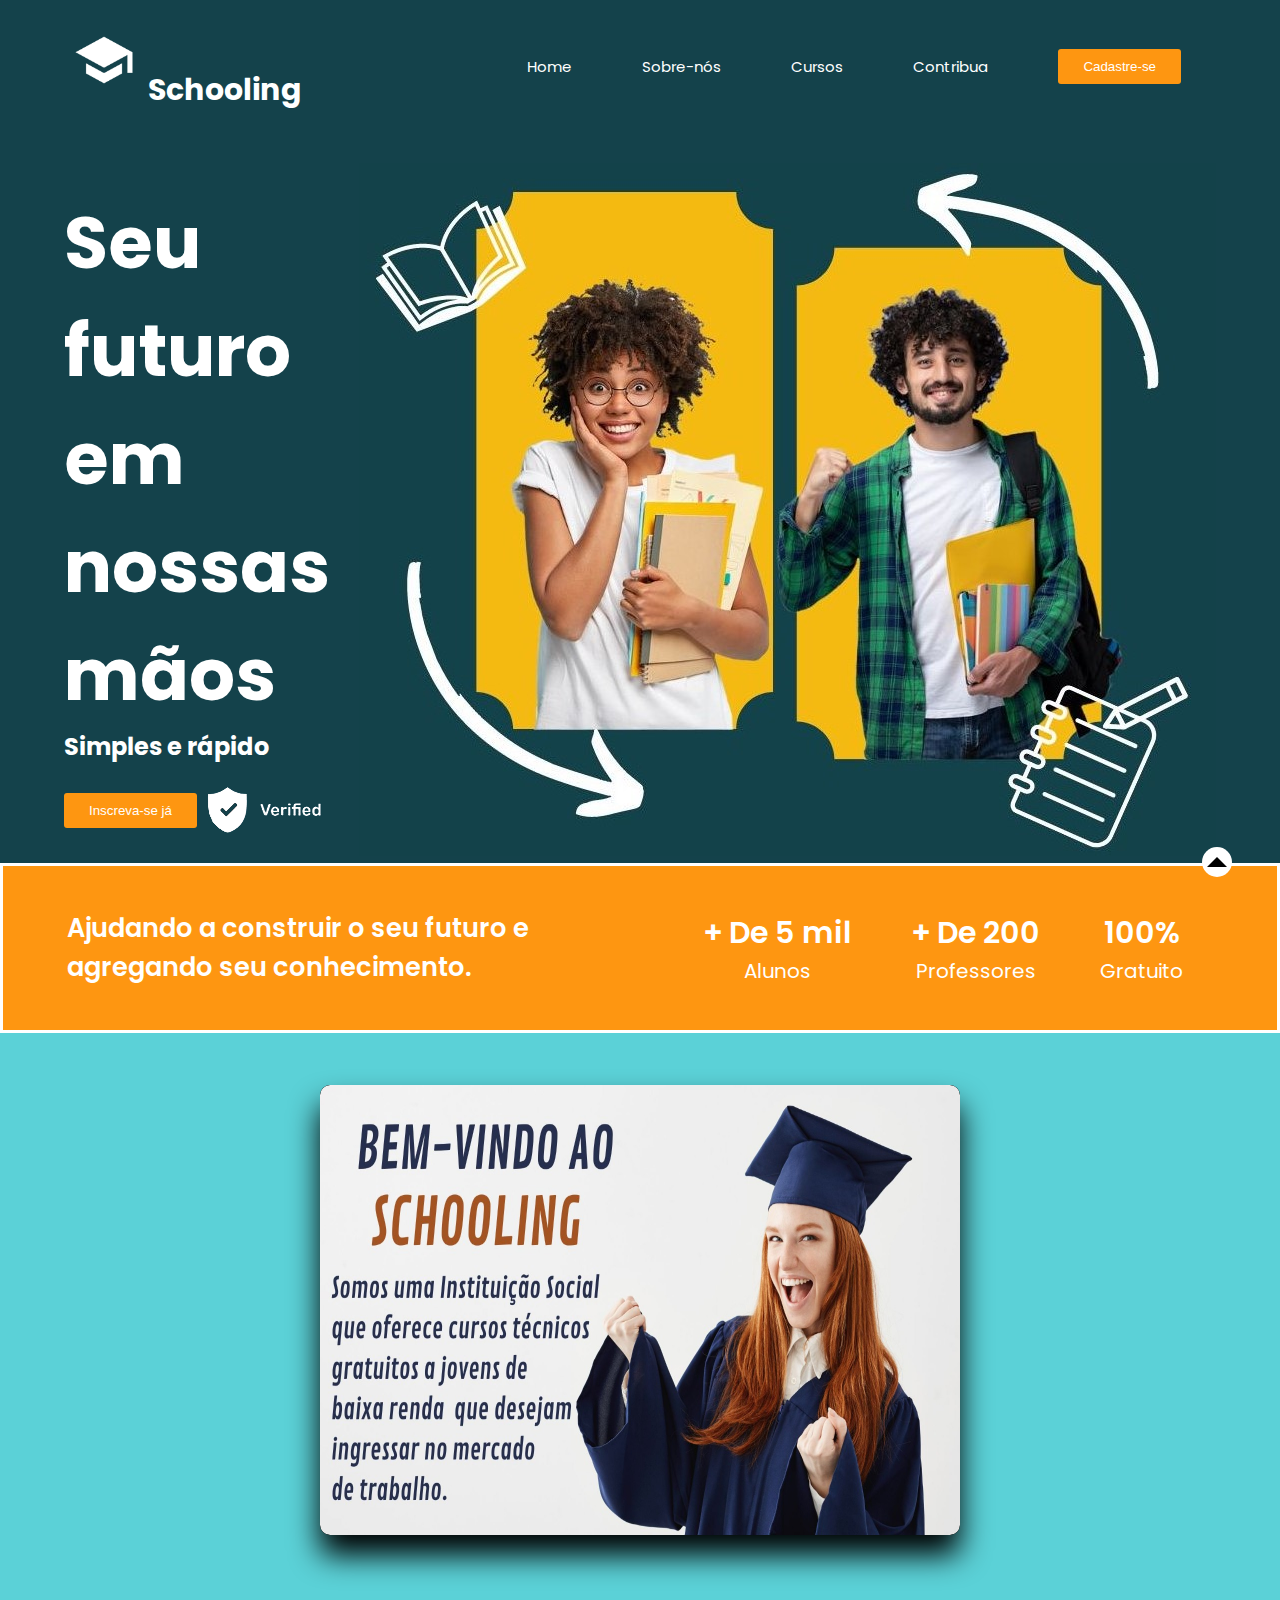
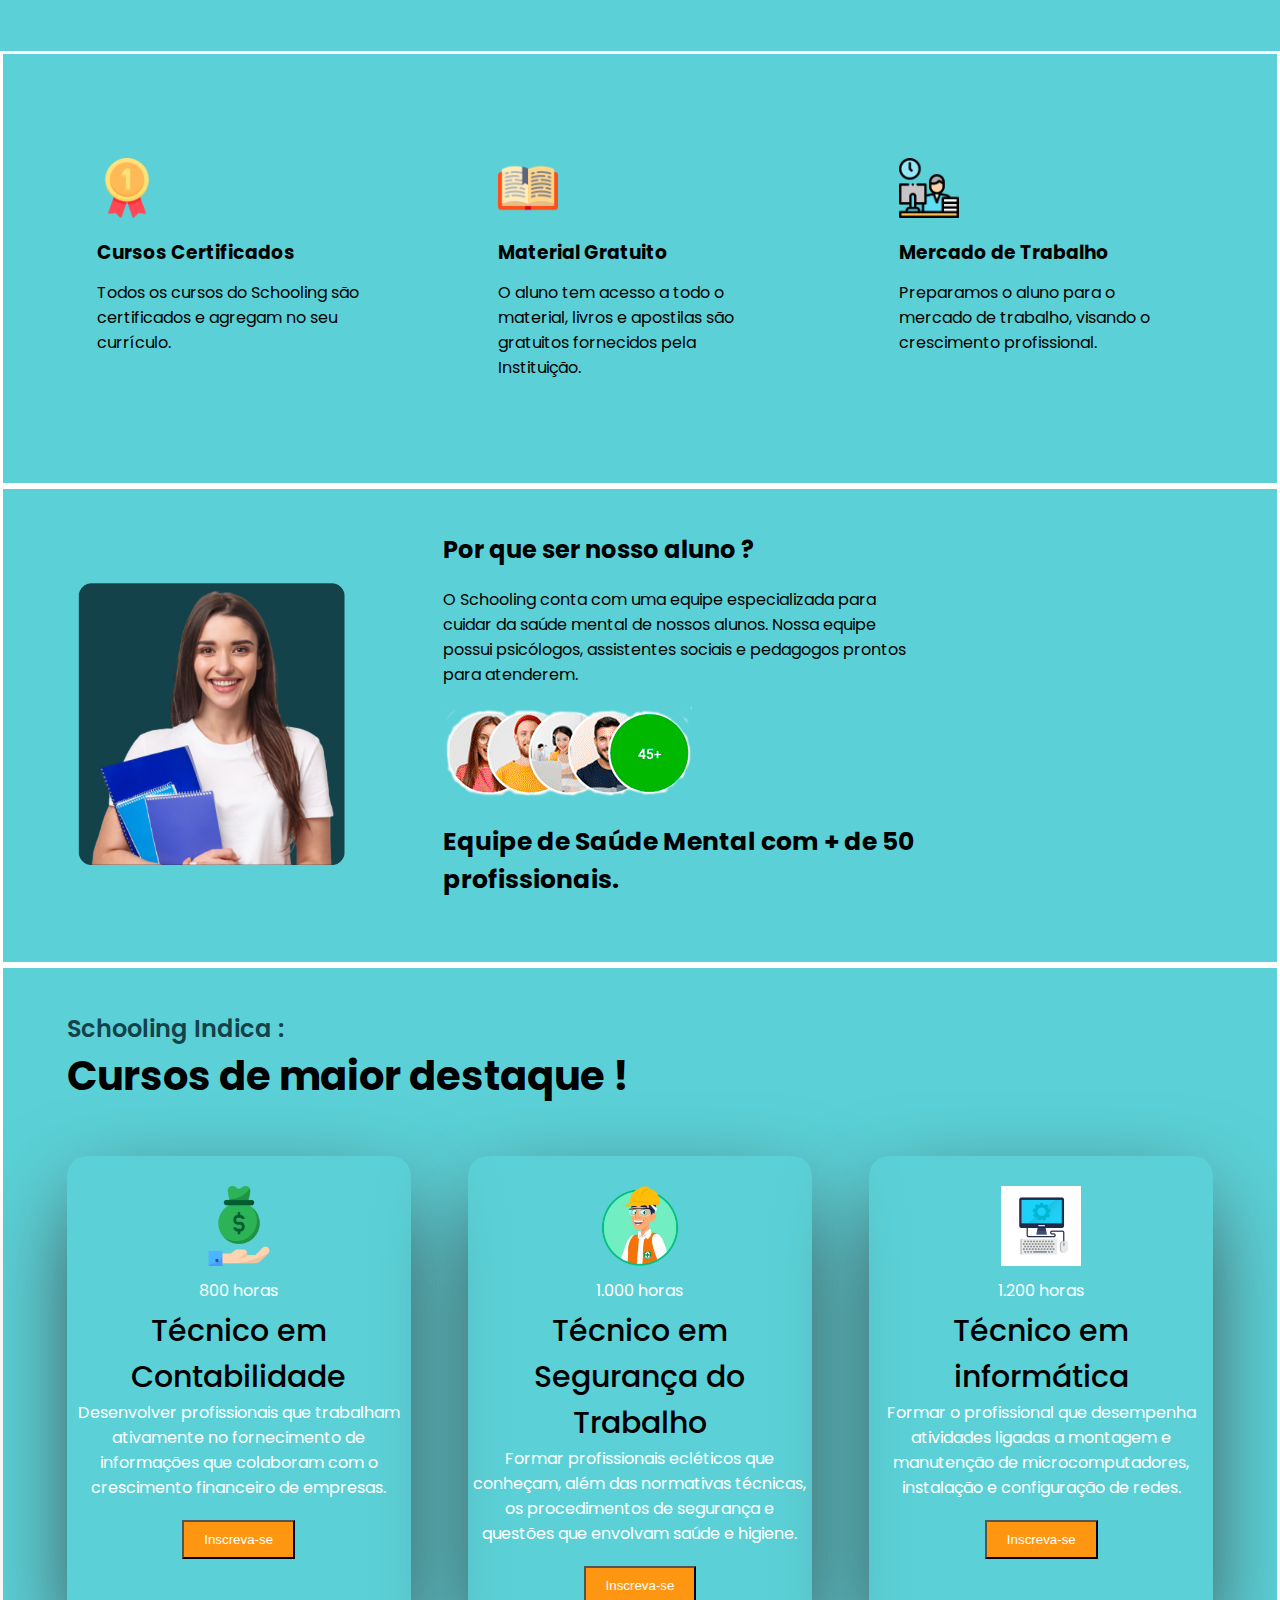
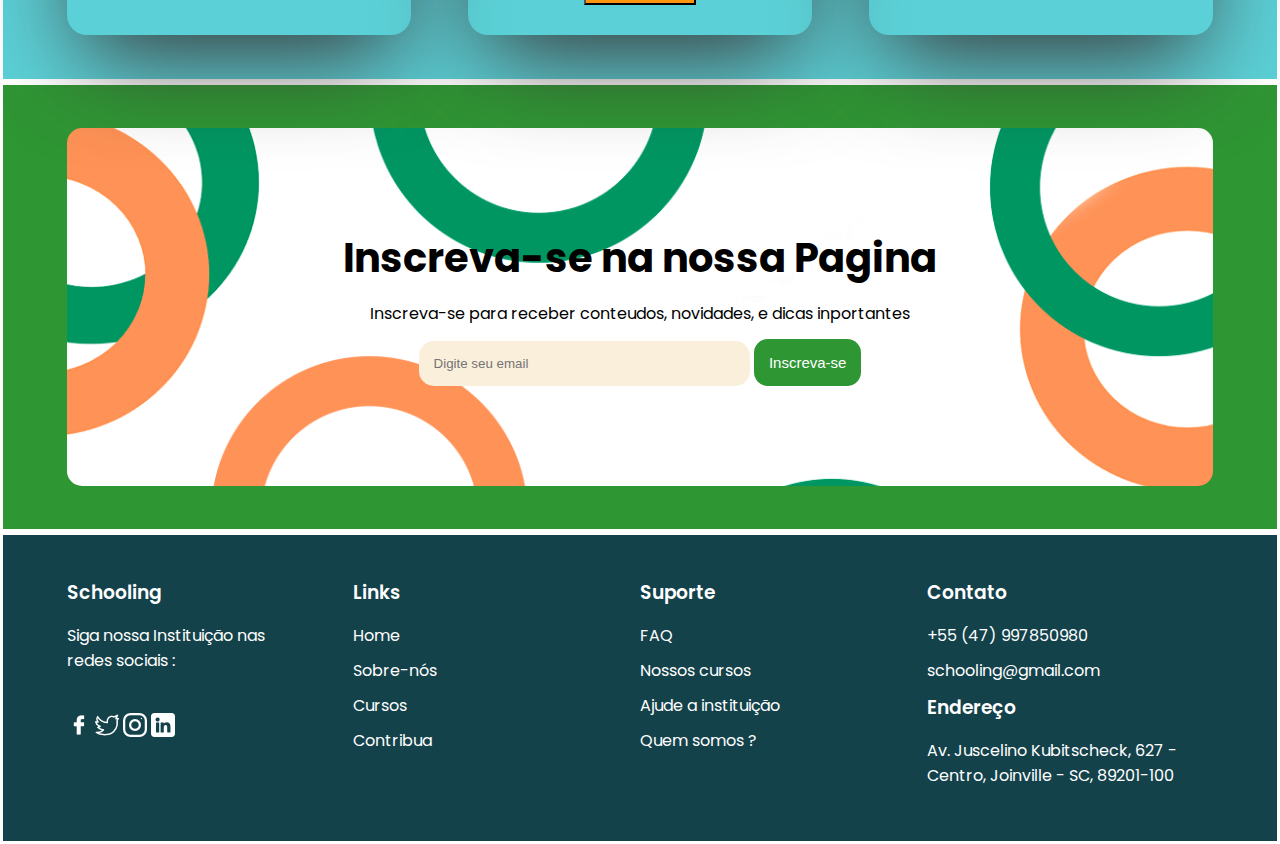
<file: TCC-01.12.22/Beta V 3.0 Home/index.html>
<!DOCTYPE html>
<html lang="pt-br">
<head>
    <meta charset="UTF-8">
    <meta http-equiv="X-UA-Compatible" content="IE=edge">
    <meta name="viewport" content="width=device-width, initial-scale=1.0">
    <link rel="shortcut icon" href="img/chapeu de formatura.icon.png" type="image/x-icon">
    <link rel="stylesheet" href="css/style.css">
    <title>Schooling</title>
</head>
<body>


    <!--inicio backgraund verde-->
    <div class="background-verde">
        <!--Header-->
        <header>
            <!--container-->
            <div class="container">
                <nav>
                    <div class="logo"> 
                       <a href="img/schooling.png"></a>
                        <img src="img/schooling.png" alt="logo do site">
                        <a href="index.html">Schooling</a>
                    </div>                   
                    <ul class="ul">
                        <li> <a href="#"> Home </a></li>
                        <li> <a href="#"> Sobre-nós </a></li>
                        <li> <a href="#"> Cursos </a></li>
                        <li> <a href="#"> Contribua </a></li>
                        <li> <a href="#"><button class="btn-gradiente">Cadastre-se</button></a></li>
                    </ul>      
                    <div class="menu-icon">
                        <img src="img/menu.png" alt="menu">
                    </div>        
                </nav>
            </div>
            <!--Fim do cantainer-->

            
        </header>
        <!--Fim do header-->
       
       
        <!--main-->
        <main>
            <div class="container">
                <div class="main-text">
                    <h1>Seu futuro em nossas mãos</h1>
                    <h2>Simples e rápido</h2>
                    <div>
                        <button class="btn-gradiente">Inscreva-se já</button>
                     <img src="img/verificado.png" alt="verificado">
                    </div>
                 </div>
                 
                 <div class="main-img">
                    <img src="img/img2.jpg" alt="Homens sorrindo">
                 </div>
            </div>
        </main>
        <!--Fim do main-->

    </div>
     <!--Fim backgraund verde-->


    <!--inicio section Resultados-->
    <section class="resultados">
        <!--container-->
        <div class="container">
            <!--resultados text-->
            <div class="resultados-text">
            Ajudando a construir o seu futuro e agregando seu conhecimento.
            </div>
            <!--Fim resultados text-->
            <div class="resultados-numero">
                <p>
                    <span>+ De 5 mil</span><br>
                    Alunos
                </p>

                <p>
                    <span>+ De 200</span><br>
                    Professores
                </p>

                <p>
                    <span>100% </span><br>
                    Gratuito
                </p>

            </div>
        </div>
        <!-- Fim do container-->
    </section>
    <!--Fim do section Resultados-->



    <!--Inicio do slide-->
       <div class="container-slide">
        <div class="action-button" id="previous">&laquo</div>
        <div class="container-items" id="container-items"></div>
        <div class="action-button" id="next">&raquo</div>
    </div>
    <!--Fim do slide-->



    <!--section diferencias-->
    <section class="diferencias" >
        <div class="container">
            <div class="card">
                <img src="img/medal.png" alt="medalha">
                <h3 class="titulo">Cursos Certificados</h3>
                <p> 
                    Todos os cursos do Schooling são certificados e agregam no seu currículo.
                </p>
            </div>
            <div class="card">
                <img src="img/livro.png" alt="livro">
                <h3 class="titulo">Material Gratuito</h3>
                <p> 
                O aluno tem acesso a todo o material, livros e apostilas são gratuitos fornecidos pela Instituição.
                </p>
            </div>
            <div class="card">
                <img src="img/trabalhos.png" alt="trabalhos">
                <h3 class="titulo">Mercado de Trabalho</h3>
                <p> 
                    Preparamos o aluno para o mercado de trabalho, visando o crescimento profissional.
                </p>
            </div>
        </div>
    </section>
 <!--Fim section diferencias-->


  <!--section diferencias-->
  <section class="casa">
    <div class="container">
        <div class="casa-img">
            <img src="img/imagem-moça.png" alt="imagem-moça">
        </div>
        <div class="casa-text">
            <h2>Por que ser nosso aluno ? </h2>
            <p>
                O Schooling conta com uma equipe especializada para cuidar da saúde mental 
                de nossos alunos. Nossa equipe possui psicólogos, assistentes sociais e pedagogos prontos para atenderem.<br>
            </p>
            <img src="img/user-happy.png" alt="">
            <p>
                <b> Equipe de Saúde Mental com + de 50 profissionais.</b>
            </p>
        </div>
    </div>
     
  </section>
   <!-- Fim section diferencias-->

    <!--melhores cursos-->
   <section class="melhores-lugares">
    <div class="container">
        <p class="azul"> Schooling Indica :</p>
        <h2>Cursos de maior destaque !</h2>
        <div class="cards">
            <!--card item 1-->
            <div class="card-iten">
                <img src="img/contabilidade.png" alt="contabilidade">
                <p class="local-casa"> 800 horas</p>
                <p class="nome-casa">Técnico em Contabilidade</p>
                <p class="contato">
                    Desenvolver profissionais que trabalham ativamente no fornecimento de <br> informações que colaboram com o crescimento financeiro de empresas.  
                </p>
                <button>Inscreva-se</button>
            </div>
             <!--Fim card item1-->
             <!--card item 2-->
            <div class="card-iten">
                <img src="img/O-Cipinha.webp" alt="cipa">
                <p class="local-casa"> 1.000 horas</p>
                <p class="nome-casa">Técnico em Segurança do Trabalho</p>
                <p class="contato">
                    Formar profissionais ecléticos que <br> conheçam, além das normativas técnicas,<br> os procedimentos de segurança e <br> questões que envolvam saúde e higiene.
                </p>
                <button>Inscreva-se</button>
            </div>
             <!--Fim card item2-->
             <!--card item 3-->
            <div class="card-iten">
                <img src="img/informatica.jpg" alt="informatica">
                <p class="local-casa"> 1.200 horas</p>
                <p class="nome-casa"> Técnico em <br> informática</p>
                <p class="contato">
                    Formar o profissional que desempenha atividades ligadas a montagem e <br> manutenção de microcomputadores, instalação e configuração de redes.
                </p>
                <button class="">Inscreva-se</button>
            </div>
             <!--Fim card item3-->
        </div>

    </div>
 
   </section>
   <!--melhores cursos-->

   <!--newslatter-->
   <section class="newslatter">
    <div class="container">
        <div class="box-newsletter">
            <h2>Inscreva-se na nossa Pagina</h2>
            <p>Inscreva-se para receber conteudos, novidades, e dicas inportantes</p>
            <form>
                <input type="email" placeholder="Digite seu email">
                <button>
                    Inscreva-se
                </button>
            </form>
        </div>
    </div> 

   </section>
  <!-- Fim newslatter-->

    <!--footer-->
    <footer>
        <div class="container">
            <!--UL 1-->
            <ul>
                <h3>Schooling</h3>
                <p>Siga nossa Instituição nas <br> redes sociais :</p>
                <div class="redes-socias"></div>
               <a href="https://www.facebook.com/profile.php?id=100010235295957"></a> <img src="img/facebook.png" alt="facebook">
                <img src="img/twitter.png" alt="twitter">
                <img src="img/instagram.png" alt="instagram">
                <img src="img/linkedin.png" alt="linkedin">
            </ul>
            
             <!-- fim ul 1-->
             <!--  ul 2-->   
             <ul>
                    <h3>Links</h3>
                    <li><a href="#">Home</a></li>
                    <li><a href="#">Sobre-nós</a></li>
                    <li><a href="#">Cursos</a></li>
                    <li><a href="#">Contribua</a></li>
            </ul>
            <!-- fim ul 2-->
            <!--  ul 3-->
            <ul>
                <h3>Suporte</h3>
                <li><a href="">FAQ</a></li>
                <li><a href="">Nossos cursos</a></li>
                <li><a href="">Ajude a instituição</a></li>
                <li><a href="">Quem somos ?</a></li>
            </ul>
            <!-- fim ul 3-->
            <!--ul 4-->
            <ul>
                <h3>Contato</h3>
                <li>
                    <p>+55 (47) 997850980</p>
                </li>
                <li>
                    <p>schooling@gmail.com</p>
                </li>
                <li>
                    <h3>Endereço</h3>
                </li>
                <li>
                    <p>Av. Juscelino Kubitscheck, 627 - Centro, Joinville - SC, 89201-100</p>
                </li>
            </ul>
            <!-- fim ul 4-->
        </div>
    </footer>
    <!-- Fim footer-->


    <h1 class="intro-copy"></h1>
      <a class="top-link hide" href="" id="js-top">
        <svg xmlns="http://www.w3.org/2000/svg" viewBox="0 0 12 5"><path d="M12 6H0l6-6z"/></svg>
        <span class="screen-reader-text">voltar</span>
      </a>

    <script src="js/main.js"></script>
</body>
</html>
</file>
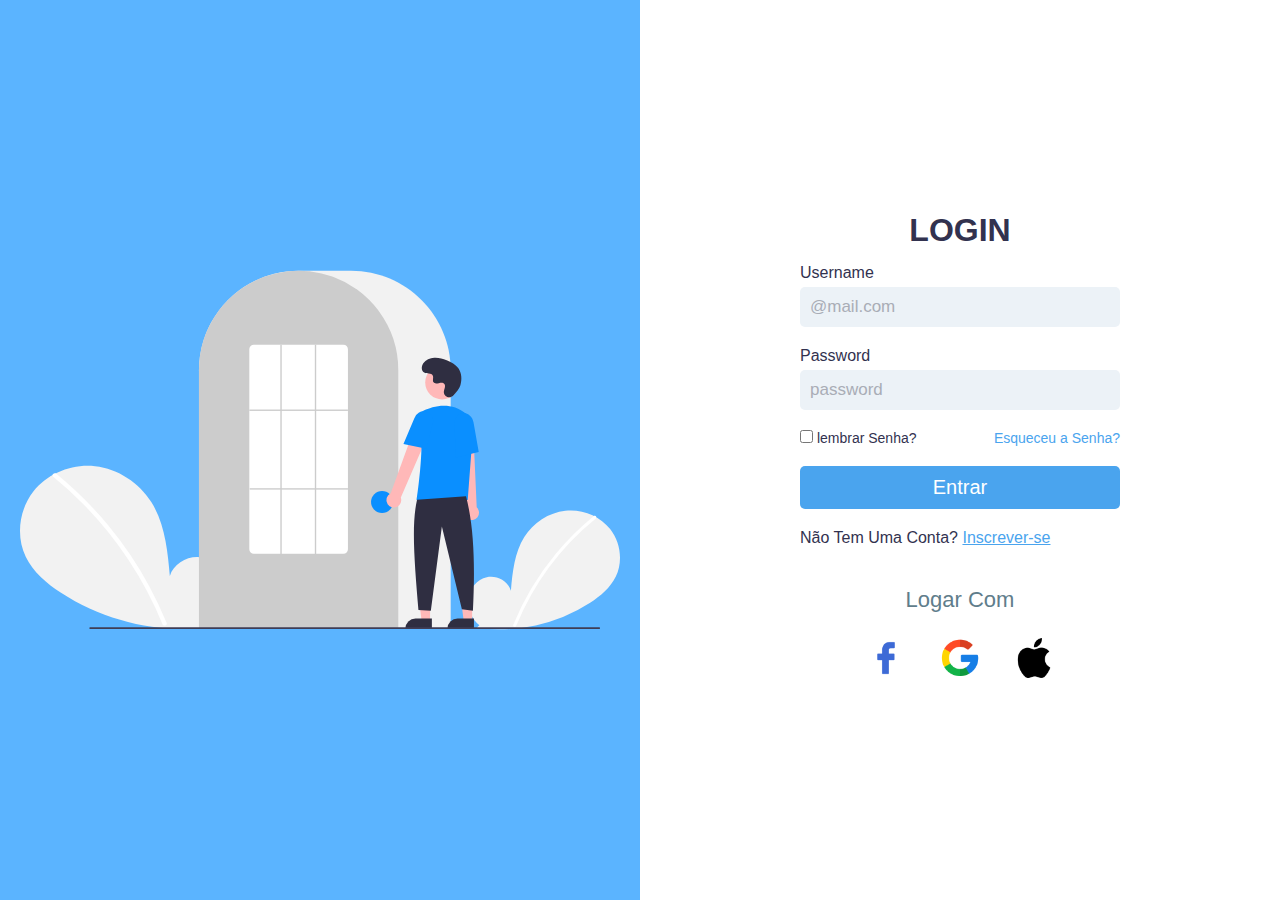
<file: TCC-01.12.22/Beta V 3.0 login/index.html>
<!DOCTYPE html>
<html lang="pt-br">

<head>
    <meta charset="UTF-8">
    <meta http-equiv="X-UA-Compatible" content="IE=edge">
    <meta name="viewport" content="width=device-width, initial-scale=1.0">
    <!-- Link CSS -->
    <link rel="stylesheet" href="css/style.css">
    <title>Tela De Login Responsiva</title>
</head>

<body>
    <div class="container-login">
        <div class="img-box">
            <img src="img/login.svg">
        </div>
        <div class="content-box">
            <div class="form-box">
                <h2>Login</h2>
                <form>
                    <div class="input-box">
                        <span>Username</span>
                        <input type="email" placeholder="@mail.com">
                    </div>

                    <div class="input-box">
                        <span>Password</span>
                        <input type="password" placeholder="password">
                    </div>

                    <div class="remember">
                        <label>
                            <input type="checkbox"> lembrar Senha?
                        </label>
                        <a href="file:///C:/Users/kamil/Desktop/TCC-main%20(2)/TCC-main/Beta%20V%203.0%20Home/Beta%20V%203.0/index.html">Esqueceu a Senha?</a>
                    </div>

                    <div class="input-box">
                        <input type="submit" value="Entrar">
                    </div>

                    <div class="input-box">
                       <p>Não Tem Uma Conta? <a href="#">Inscrever-se</a></p>
                    </div>
                </form>
                <h3>Logar Com</h3>
                <ul class="ul">
                    <li><img src="img/facebook.png"></li>
                    <li><img src="img/google.png"></li>
                    <li><img src="img/apple.png"></li>
                </ul>
            </div>
        </div>
    </div>
</body>

</html>
</file>
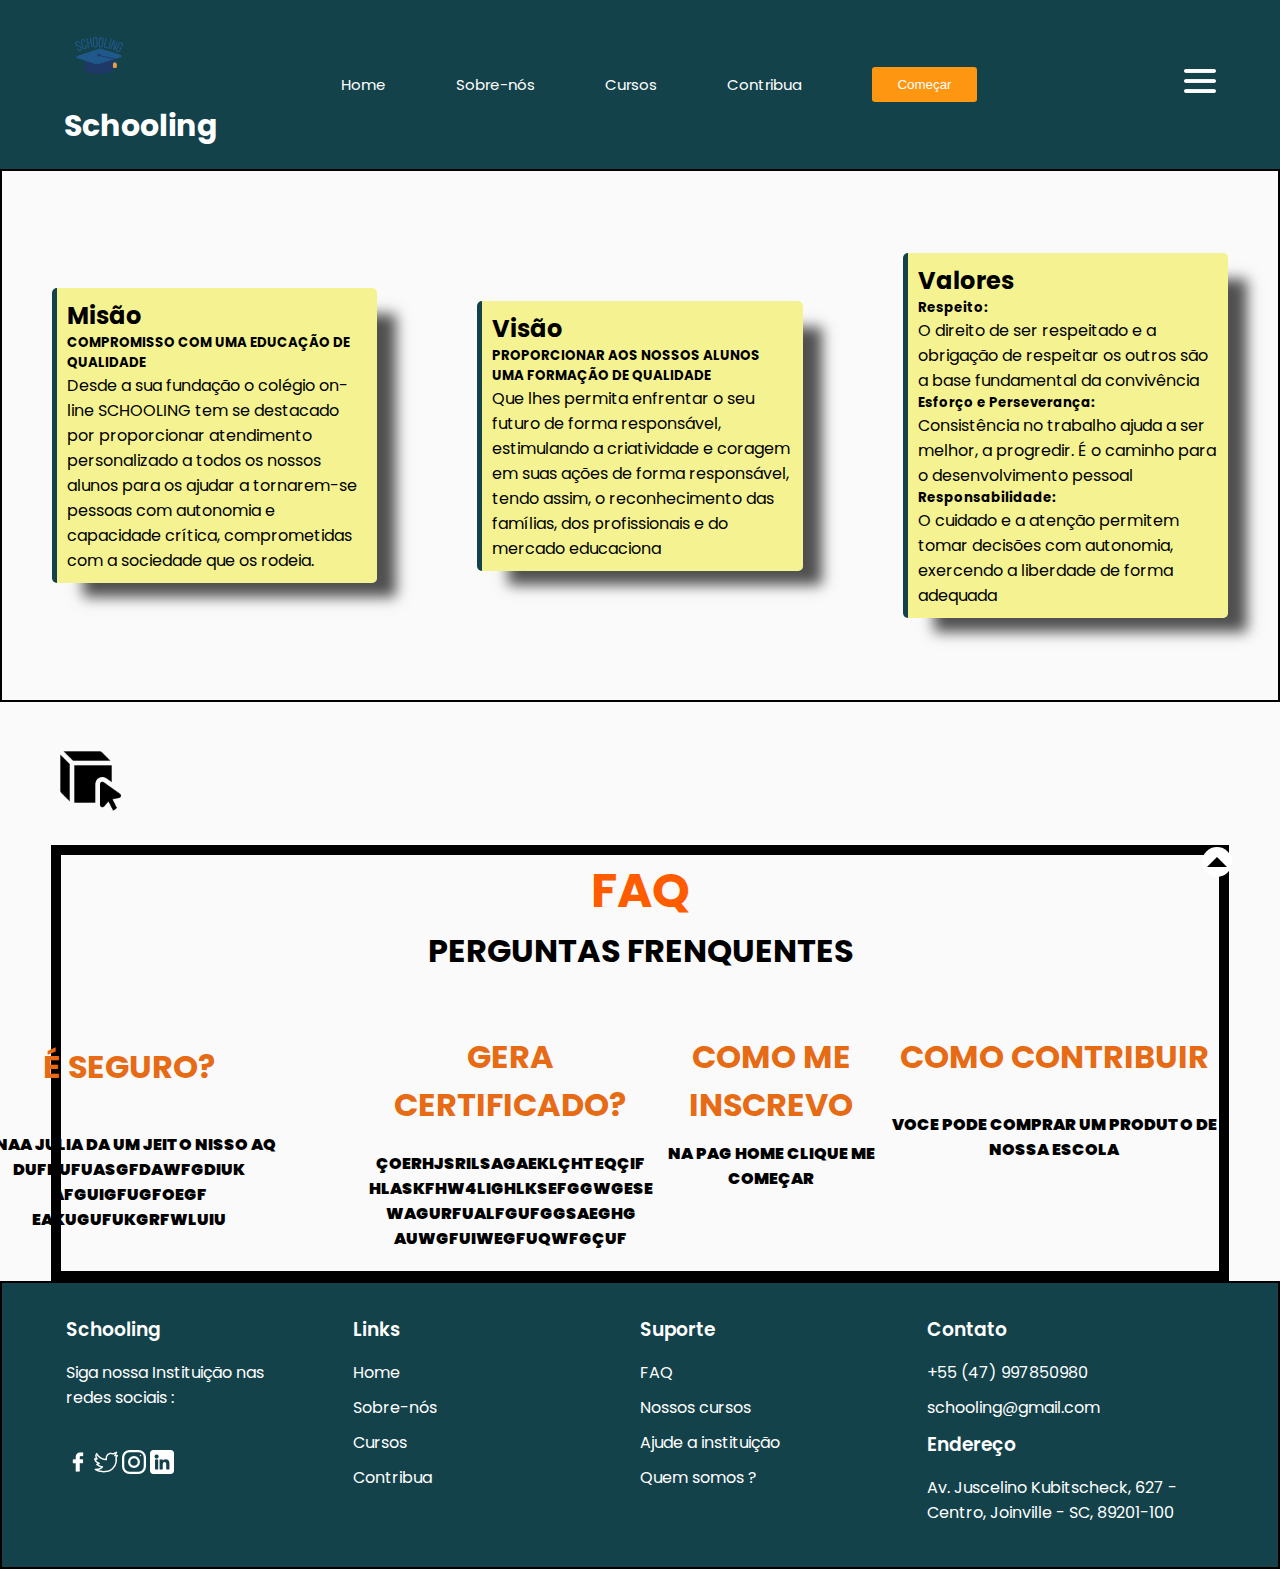
<file: TCC-01.12.22/Beta V 3.0 sobre-nós/index_sobre_nos.html>
<!DOCTYPE html>
<html lang="pt-br">
<head>
    <meta charset="UTF-8">
    <meta http-equiv="X-UA-Compatible" content="IE=edge">
    <meta name="viewport" content="width=device-width, initial-scale=1.0">
    <link rel="shortcut icon" href="img/chapeu de formatura.icon.png" type="image/x-icon">
    <link href="https://fonts.googleapis.com/css2?family=Poppins:ital,wght@0,200;0,400;0,600;1,200;1,400;1,600&display=swap"
    rel="stylesheet"/>
    <meta name="viewport" content="width=device-width, initial-scale=1.0" />
    <link rel="stylesheet" href="css/style.css">
    <title>Schooling</title>
</head>
<body>


    <!--inicio nav-bar backgraund verde-->
    <div class="background-verde">
        <!--Header-->
        <header>
            <!--container-->
            <div class="container">
                <nav>
                    <div class="logo"> 
                       <a href="img/schooling logo.png"></a>
                        <img src="img/schooling logo.png" alt="logo do site">
                        <a href="index.html">Schooling</a>
                    </div>                   
                    <ul class="ul">
                        <li> <a href="#"> Home </a></li>
                        <li> <a href="#"> Sobre-nós </a></li>
                        <li> <a href="#"> Cursos </a></li>
                        <li> <a href="#"> Contribua </a></li>
                        <li> <a href="#"> <button class="btn-gradiente">Começar</button></a></li>
                    </ul>      
                    <div class="menu-icon">
                        <img src="img/menu.png" alt="menu">
                    </div>        
                </nav>
            </div>
            <!--Fim do cantainer-->
        </header>
        <!-- Fim do Header-->
    </div>
    <!--inicio nav-bar backgraund verde-->


        


        <!--Sobre nos-->
        <section>
        <div class="row">
            <div class="card green">
              <h2>Misão</h2>
              <h5>COMPROMISSO
                COM UMA EDUCAÇÃO
                DE QUALIDADE</h5>                <P>Desde a sua fundação o colégio on-line SCHOOLING tem se destacado por proporcionar atendimento personalizado a todos os nossos alunos para os ajudar a tornarem-se pessoas com autonomia e capacidade crítica, comprometidas com a sociedade que os rodeia.</p>
              
            </div>
       
            <div class="card blue">
              <h2>Visão</h2>
              
              
              <h5>
                PROPORCIONAR AOS NOSSOS ALUNOS UMA FORMAÇÃO DE QUALIDADE
              </h5>
                <p>Que lhes permita enfrentar o seu futuro de forma responsável, estimulando a criatividade e coragem em suas ações de forma responsável, tendo assim, o reconhecimento das famílias, dos profissionais e do mercado educaciona</p>
              
            </div>
       
            <div class="card red">
              <h2>Valores</h2>
              <p> 
                <h5>Respeito:</h5>
                O direito de ser respeitado e a obrigação de respeitar os outros são a base fundamental da convivência
              
              
                <h5>Esforço e Perseverança:</h5>
                Consistência no trabalho ajuda a ser melhor, a progredir. É o caminho para o desenvolvimento pessoal
              </p>


              <h5>Responsabilidade:</h5>
              <p>O cuidado e a atenção permitem tomar decisões com autonomia, exercendo a liberdade de forma adequada</p>

              
            </div>
   </section>
   <!-- Fim Sobre nos-->



   <!--Inicio FAQ-->
   <div class="wrapper">
    <nav>
        <div class="logo">
            <a href="index.html"> <img src="img/logo.png"> </a>
        </div>
    </nav>
    <!-- main -->
    <main>
        <!-- main texto -->
        <div class="main__text">
            <h1>FAQ</h1>
            <h3>Perguntas frenquentes</h3>
           

            <div class="main__text-footer">
                <div>
                    <h4>É seguro?</h4>
                    <p>
                    anaa julia da um jeito nisso aq  dufdufuasgfdawfgdiuk <br> afguigfugfoegf <br>eakugufukgrfwluiu   
                    </p>
                   
                </div>
                <div class="card-1">
                    <h4>gera certificado?</h4> 
                    <p>
                        çoerhjsrilsagaeklçhteqçif<br>
                        hlaskfhw4lighlksefggwgese <br> 
                        wagurfualfgufggsaeghg <br>
                         auWGfuiwegfuqwfgçuf
                        </p>
                </div>
                <div>
                    <h4>como me inscrevo</h4>
                    <p>na pag home clique me começar</p>
                </div>
                <div>
                    <h4>como contribuir </h4>
                    <p>voce pode comprar um produto de nossa escola</p>
                </div>
            </div>
        </div>
        <!-- Fim main texto -->
    </main>
    <!-- Fim main -->
</div>
<!--Fim FAQ-->


    <!--footer-->
    <footer>
        <div class="container">
            <!--UL 1-->
            <ul>
                <h3>Schooling</h3>
                <p>Siga nossa Instituição nas <br> redes sociais :</p>
                <div class="redes-socias"></div>
                <img src="img/facebook.png"  alt="facebook">
                <img src="img/twitter.png" alt="twitter">
                <img src="img/instagram.png" alt="instagram">
                <img src="img/linkedin.png" alt="linkedin">
            </ul>
            
             <!-- fim ul 1-->
             <!--  ul 2-->   
             <ul>
                    <h3>Links</h3>
                    <li><a href="#">Home</a></li>
                    <li><a href="#">Sobre-nós</a></li>
                    <li><a href="#">Cursos</a></li>
                    <li><a href="#">Contribua</a></li>
            </ul>
            <!-- fim ul 2-->
            <!--  ul 3-->
            <ul>
                <h3>Suporte</h3>
                <li><a href="#">FAQ</a></li>
                <li><a href="#">Nossos cursos</a></li>
                <li><a href="#">Ajude a instituição</a></li>
                <li><a href="#">Quem somos ?</a></li>
            </ul>
            <!-- fim ul 3-->
            <!--ul 4-->
            <ul>
                <h3>Contato</h3>
                <li>
                    <p></a>+55 (47) 997850980</p>
                </li>
                <li>
                    <p>schooling@gmail.com</p>
                </li>
                <li>
                    <h3>Endereço</h3>
                </li>
                <li>
                    <p>Av. Juscelino Kubitscheck, 627 - Centro, Joinville - SC, 89201-100</p>
                </li>
            </ul>
            <!-- fim ul 4-->
        </div>
    </footer>
    <!-- Fim footer-->


    <h1 class="intro-copy"></h1>
      <a class="top-link hide" href="" id="js-top">
        <svg xmlns="http://www.w3.org/2000/svg" viewBox="0 0 12 5"><path d="M12 6H0l6-6z"/></svg>
        <span class="screen-reader-text">voltar</span>
      </a>

    <script src="js/main.js"></script>
</body>
</html>
</file>
<file: TCC-01.12.22/Beta V 3.0 Home/css/style.css>
@import url('https://fonts.googleapis.com/css2?family=Poppins:ital,wght@0,100;0,200;0,300;0,400;0,500;0,600;0,700;0,800;1,100;1,200;1,300;1,400;1,500;1,600;1,700;1,800;1,900&display=swap');



* {
    margin: 0;
    padding: 0;
    box-sizing: border-box;
    text-decoration: none;
    list-style: none;
}

body {
    font-family: 'Poppins', sans-serif;
    background-color: #5bd1d7;
    
    

    
    
}

:root{
    --verde-escuro: #14424b;
    --verde: #2f9634;
    --orange: #ff7c37;
    --degrade-btn: linear-gradiente (#fe9611, #ff5c00);
    --color-p: #a1a1a1;
    --color-p-2: #868585;
}

.background-verde{
    background: var(--verde-escuro);
}

/* classes reutilizaveis */
.container {
    max-width: 1440px;
    padding: 0 5%;
    margin: 0 auto;
}

section,
footer{
    padding: 2.7rem 0;
    border: solid 3px white;
    
}


.btn-gradiente{
    padding: 10px 25px;
    color: white;
    border: none;
    cursor: pointer;
    background: #fe9611;
    border-radius: 3px;
}

nav{
    display: flex;
    justify-content: space-between;
    align-items: center;
    padding: 20px  0;
    
}

.logo a{
    font-size: 30px;
    font-weight: bold;
    color: white;
}

.logo img{
    font-size: 15px;
    width:  80px;
    height: 10%;
    border-radius: 20%;
}

.ul {
    display: flex;
    align-items: center;
}

.ul li {
    margin: 0 35px;
    font-size: 15px;
}

.ul li a {
    color: white;
}

/* main */

main .container{
    display: flex;
    align-items: center;
    justify-content: space-between;
    margin-top: 30px;
    
}

.main-text {
    width: 50%;
    color: white;
}

.main-text h1{
    font-size: 4.5rem;
    
}

.main-text div {
   display: flex;
   align-items: center;
   margin-top: 20px;
}

.main-img{
    width: 50%;
}

.main-img{
   width:100%;
}

/* menu icon*/

.menu-icon {
    display: none;
    position: relative;
    z-index: 10;
}


/* section resultados*/
.resultados{
    background-color: #fe9611;
    margin-bottom: -10%;

}

.resultados .container{
    display: flex;
    align-items: center;
    justify-content: space-between;
}

.resultados  .resultados-text {
    color: white;
    font-size: 1.6rem;
    font-weight: 600;
    width: 50%;
}

.resultados .resultados-numero{
    display: flex;
    align-items: center;
    justify-content: center;
    color: white;
}

.resultados .resultados-numero p{
    text-align: center;
    margin: 0 30px;
    font-size: 20px;
}

.resultados .resultados-numero p span{
    font-size: 30px;
    font-weight: 600;

}
/* Fim section resultados*/


/* slide*/
.container-slide{
    display: flex;
    justify-content: space-between;
    width: 50vw;
    height: 50vh;
    background-color: black;
    margin: 20vh auto;
    border-radius: 10px;
    box-shadow: 0 20px 30px black;
  
    
}

.container-items {
    position: absolute;
    display: flex;
    width: 50vw;
    height: 50vh;
    border-radius: 10px;
    overflow: hidden;
}

.item {
    width: 50vw;
    height: 50vh;
    transition: all 1s;
}
.item:first-child{
    margin-left: -100%;
}

.item img {
    width: 50vw;
    height: 50vh;
    border-radius: 10px;
}

.action-button{
    font: bold 30px sans-serif;
    display: flex;
    justify-content: center;
    align-items: center;
    width: 50px;
    color: #00000000;
    user-select: none;
    z-index: 1;
}
.action-button:hover{
    color: white;
    background-color: #00000055;
    border-radius: 10px;
    cursor: pointer;
    transition: all 1s;
}






/* section diferencias*/

 .diferencias{
    margin-top: -5%;
}
.diferencias .container{
    margin: 10px;
    display: flex;
    justify-content: space-between;
    margin: 30px auto;
}
.diferencias .card{
    width: 30%;
    cursor: pointer;
    padding: 30px;
    border-radius: 15px;
    transition: 0.3s;
}

.diferencias .card:hover{
   box-shadow: 0px 10px 67px 8px #f5fae685;
}
.diferencias .card img{
    width: 60px;
}
.diferencias .card .titulo{
    margin: 13px 0;
    font-size: 600;
}

/* section casa*/
.casa .container{
    display: flex;
    align-items: center;
}

.casa .casa-img{
    width:  25%;
}

.casa .casa-img img{
    width: 100%;
    border-radius: 10px;
}

.casa .casa-text{
    width: 50%;
    padding-left: 90px ;
}

.casa .casa-text h2{
    font-size: 2,5em;
}
.casa .casa-text p{
    margin: 20px 0;
    color: black;
}

.casa .casa-text p b{
    color: black;
    font-size: 25px;
}

.melhores-lugares .azul{
    font-size: 24px;
    font-weight: 600;
    color: #14424b;
}
.melhores-lugares h2{
    font-size: 2.5rem;
}

.melhores-lugares .cards {
    display: flex;
    justify-content: space-between;
    margin-top: 50px;
    
}

.melhores-lugares .cards .card-iten{
    width: 30%; 
    text-align: center;
    padding: 30px 0;
    border-radius: 20px;
   box-shadow: 0px 35px  97px -15px rgb(57, 51, 51);
    opacity: 100%;
}

.melhores-lugares .cards img{
     width: 80px;
}

.melhores-lugares .cards .local-casa{
    margin: 5px 0;
    color: white;
}

.melhores-lugares .cards .nome-casa{
    font-size: 30px;
    font-weight: 500;
}
.melhores-lugares .cards .contato{
    margin-bottom: 20px;
    color: white;
}



.melhores-lugares .cards button {
    padding: 10px 20px;
    color: white;
    background-color: #fe9611;
    cursor: pointer;
}

/*newslatter*/

.newslatter{
    background-color: #2f9634;
}


.newslatter .box-newsletter{
    text-align: center;
    padding: 100px;
    background-image: url('../img/background-newsletter.png');
    background-repeat: no-repeat;
    background-size: cover;
    background-position: center;
    border-radius: 15px;
}

.newslatter .box-newsletter h2{
    font-size: 2.5rem;
}

.newslatter .box-newsletter p{
    margin: 13px 0;
}

.newslatter .box-newsletter input{
    width: 35%;
    padding: 15px;
    border-radius: 15px;
    border: none;
    outline: none;
    color: #00000098;
    background-color: #faefda;
}

.newslatter .box-newsletter button{
    font-size: 15px;
    border: none;
    outline: none;
    padding: 15px;
    border-radius: 14px;
    color: white;
    background-color: var(--verde );
    cursor: pointer;
}
/* Fim newslatter*/

/* Section footer*/
footer{
     background-color: var(--verde-escuro);
}
footer .container{
    display: flex;
    color: white;
    cursor: pointer;
}
footer .container ul{
    width: 25%;
}
footer .container h3{
    margin-bottom: 16px;
    font-weight: 600;
}
footer .container .redes-socias img{
    margin-right: 10px;      
}
footer .container ul > p{
    margin-bottom: 40px;
}
footer .container li{
        margin: 10px 0;
}
footer .container a{
     color: white;
}
/* Fim  Section footer*/

/* responsivo */
@media (max-width: 960px){
    .menu-icon {
        display: block;
    }
    .ul{
        position: fixed;
        background: var(--verde-escuro);
        top: 0;
        width: 100%;
        height: 100%;
        left: 100%;
        transition: 0.3s;
        flex-direction: column;
        justify-content: center;
    }

    .ul li {
        font-size: 20px;
        margin: 20px 0;
    }

    .ul.ativo{
        left: 0;
    }

    main .container{
        flex-direction: column;
    }

    main .container .main-img,
    main .container .main-text{
        width: 100%;
        text-align: center;
    }
    main .container .main-text h1{
        font-size: 4rem;
    }
    main .container .main-text div{
        justify-content: center;
    }

    .resultados .container{
        flex-direction: column;
    }
    .resultados .resultados-text,
    .resultados .resultados-numero{
      width: 100%;
      text-align: center;

    }
    .resultados-numero{
      margin-top: 30px;
    }

    .diferencias .container{
        flex-direction: column;
    }
    .diferencias .card{
            width: 100%;
    }

    .casa .container{
        flex-direction: column-reverse;
    }

    .cosa .casa-text,
    .casa .casa-img{
        width: 100%;
        align-items: center;
        padding: 0;
    }
    .melhores-lugares .cards{
        flex-direction: column;
    }
    .melhores-lugares .cards .card-iten{
        width: 100%;
        margin-top: 50px;
    }
    .newslatter .box-newsletter{
        padding: 50px;
        
    }
    .newslatter .box-newsletter h2{
        font-size:  2rem;
    }
    .newslatter .box-newsletter input{
        width: 90%;
    }
     
    .newslatter .box-newsletter button{
        width: 50%;
        margin-top: 20px;
    }

    footer .container{
        flex-direction: column;
    }

    footer .container  ul{
        width: 100%;
        margin-bottom: 30px;        
    }
}

@media (max-width:440px){
    .resultados .resultados-numero{
        flex-direction: column;
    }

 main .container .main-text h1 {
    font-size: 3rem;

}

}


/*botao voltar ao inicio*/
.intro-copy {
    
   
    max-width: 15em;
    font-family: Helvetica;
    font-weight: lighter;
    font-size: 2em;
    line-height: 1.2;
    text-align: center;
  }
  
  .top-link {
    transition: all .25s ease-in-out;
    position: fixed;
    bottom: -25px;
    right: 0;
    display: inline-flex;
    cursor: pointer;
    align-items: center;
    justify-content: center;
    margin: 0 3em 3em 0;
    border-radius: 50%;
    padding: .25em;
    width: 30px;
    height: 30px;
    background-color: #ffffff;
  }
  

.screen-reader-text {
    position: absolute;
    clip-path: inset(50%);
    margin: -1px;
    border: 0;
    padding: 0;
    width: 1px;
    height: 1px;
    overflow: hidden;
    word-wrap: normal !important;
    clip: rect(1px, 1px, 1px, 1px);
    
  }
  /*botao voltar ao inicio*/
</file>
<file: TCC-01.12.22/Beta V 3.0 login/css/style.css>
* {
    margin: 0;
    padding: 0;
    box-sizing: border-box;
    font-family: Arial, Helvetica, sans-serif;
}

.container-login {
    position: relative;
    width: 100%;
    height: 100vh;
    display: flex;
}

.img-box {
    width: 50%;
    height: 100%;
    background-color: #5bb4ff;
    padding: 20px;
}

.img-box img {
    width: 100%;
    height: 100%;
}

.content-box {
    display: flex;
    justify-content: center;
    align-items: center;
    width: 50%;
    height: 100%;
}

.content-box .form-box {
    width: 50%;
}

.content-box .form-box .ul {
    display: flex;
    align-items: center;
    justify-content: center;
}

.content-box .form-box .ul li {
    list-style: none;
    width: 60px;
    height: 60px;
    display: flex;
    justify-content: center;
    align-items: center;
    border-radius: 50%;
    margin: 0 7px;
    cursor: pointer;
    transition: 0.3s;
}

.content-box .form-box .ul li:hover {
    background: #e4e4e4;
}

.form-box .ul li img {
    width: 40px;
}

.content-box .form-box h2 {
    color: #32324f;
    font-weight: 600;
    font-size: 2em;
    text-transform: uppercase;
    margin-bottom: 15px;
    text-align: center;
}

.content-box .form-box .input-box {
    margin-bottom: 20px;
}

.content-box .form-box .input-box input {
    width: 100%;
    padding: 10px;
    outline: none;
    font-weight: 400;
    border: none;
    font-size: 17px;
    color: #32324f;
    background-color: #ecf2f7;
    border-radius: 5px;
}

.content-box .form-box .input-box span {
    font-size: 16px;
    margin-bottom: 5px;
    display: inline-block;
    color: #32324f;
    font-weight: 400;
}

.content-box .form-box .input-box input::placeholder {
    color: #a9adb6;
}

.content-box .form-box .input-box input[type=submit] {
    background: #4aa4ee;
    color: #fff;
    outline: none;
    border: none;
    font-weight: 500;
    cursor: pointer;
    font-size: 20px;
    transition: 0.3s;
}

.content-box .form-box .input-box input[type=submit]:hover {
    background: #3286ca;
}

.content-box .form-box .remember{
    margin-bottom: 20px;
    color: #32324f;
    font-weight: 400;
    font-size: 14px;
    cursor: pointer;
    display: flex;
    justify-content: space-between;
}

.content-box .form-box .remember a{
    text-decoration: none;
    color: #4aa4ee;
}
.content-box .form-box .remember a:hover{
    color: #3286ca;
}

.content-box .form-box .input-box p {
    color: #32324f;
}
.content-box .form-box .input-box p a{
    color: #4aa4ee;
}

.content-box .form-box .input-box p a:hover{
    color: #3286ca;
}
.content-box .form-box h3
{
    color: #607d8b;
    text-decoration: none;
    margin: 40px 0 15px;
    font-weight: 500;
    text-align: center;
    font-size: 22px;
}
@media (max-width:868px) {
    .container-login .img-box{
        display: none;
    }
    .container-login .content-box{
        width: 100%;
    }
    .container-login .content-box .form-box{
        width: 100%;
        padding: 40px;
        background: white;
        margin: 50px;
    } 
    .container-login .content-box .form-box h3{
        margin: 30px 0 10px;
    } 
}
@media (max-width:450px) {
    .container-login .content-box .form-box .remember{
        flex-wrap: wrap;
    }
    .container-login .content-box .form-box .remember a{
        margin-top: 20px;
    }
    
}
</file>
<file: TCC-01.12.22/Beta V 3.0 sobre-nós/css/style.css>
@import url('https://fonts.googleapis.com/css2?family=Poppins:ital,wght@0,100;0,200;0,300;0,400;0,500;0,600;0,700;0,800;1,100;1,200;1,300;1,400;1,500;1,600;1,700;1,800;1,900&display=swap');

/*Delimitaçoes Padrao*/
* {
    margin: 0;
    padding: 0;
    box-sizing: border-box;
    text-decoration: none;
    list-style: none;
}
/* Fim Delimitaçoes Padrao*/

/*Pseudo classes color*/
:root{
    --verde-escuro: #14424b;
    --verde: #2f9634;
    --orange: #ff7c37;
    --degrade-btn: linear-gradiente (#fe9611, #ff5c00);
    --color-p: #a1a1a1;
    --color-p-2: #868585;
}
/* Fim Pseudo classes color*/

/*inicio body*/
body {
    font-family: "Poppins", sans-serif;
    background-color: #fafafa;
}
/*Fim body*/



/* nav-bar*/
nav{
    display: flex;
    justify-content: space-between;
    align-items: center;
    padding: 20px  0;
    
}

.container {
    max-width: 1440px;
    padding: 0 5%;
    margin: 0 auto;
}

.background-verde{
    background: var(--verde-escuro);
}


.logo a{
    font-size: 30px;
    font-weight: bold;
    color: white;
}

.logo img{
    font-size: 15px;
    width:  80px;
    height: 10%;
    border-radius: 20%;
}

.ul {
    display: flex;
    align-items: center;
}

.ul li {
    margin: 0 35px;
    font-size: 15px;
}

.ul li a {
    color: white;
}
.btn-gradiente{
    padding: 10px 25px;
    color: white;
    border: none;
    cursor: pointer;
    background: #fe9611;
    border-radius: 3px;
}
/* Fim nav-bar*/




/*Inicio cards MVV*/
:root{
    --verde-escuro: #14424b;
    --verde: #2f9634;
    --orange: #ff7c37;
    --degrade-btn: linear-gradiente (#fe9611, #ff5c00);
    --color-p: #a1a1a1;
    --color-p-2: #868585;
}

.row {
    display: flex;
    justify-content: center;
    align-items: center;
  }

  .card {
    border-radius: 5px;
    box-shadow: 25px 20px 13px -6px rgba(0, 0, 0, 0.687);
    padding: 10px;
    margin: 50px;
    width: 400px;
    transition: all 0.3s ease-out;
    background-color: #eeea0a6f;
  }

  .card:hover {
    transform: translateY(-30px);
    cursor: pointer;
  }
   
  .card p {
    color: black;
    font-size: 16px;
  }

  .blue {
    border-left: 5px solid var(--verde-escuro);
  }
   
  .green {
    border-left: 5px solid var(--verde-escuro);
  }
   
  .red {
    border-left: 5px solid var(--verde-escuro);
  }
  /*Fim cards MVV*/
  

  
/*Inicio do FAQ*/
.wrapper{
    max-width: 1400px;
    margin: 0 auto;
    padding: 0 4%;
    margin-top: 20px;
}

nav .logo{
    width: 70px;
}
nav .logo img{
    width: 100%;
}



main{
    display: flex;
    align-items: center;
    justify-content: space-between;
}
.main__text {
    text-transform: uppercase;
    text-align: center;
    margin-bottom: 0px;
}
.main__text h1{
    font-size: 3em;
    color: #ff5c00;
}
.main__text h3{
    font-size: 2em;
    margin-bottom: 5%;
  
}

.main__text .main__text-footer{
    display: flex;
    margin-top: 4   0px;
    margin-left: 15%;

}
.main__text .main__text-footer h4{
    color: #e66b14;
    font-size: 2em;
    margin-bottom: 20%;
   justify-content: space-between;

  
    
   
}
.main__text .main__text-footer p{
    margin-bottom: 20px;
    color: black;
    font-weight: 900;
    margin-top: -35px;


}
.main__text .main__text-footer div:nth-child(1){
    margin-right: 50px;
    margin-left: -30%;
    margin-top: 10px;
}
/*Fim do FAQ*/



/*footer*/
footer{
    background-color: var(--verde-escuro);
}
footer .container{
   display: flex;
   color: white;
   cursor: pointer;
}
footer .container ul{
   width: 25%;
}
footer .container h3{
   margin-bottom: 16px;
   font-weight: 600;
}
footer .container .redes-socias img{
   margin-right: 10px;      
}
footer .container ul > p{
   margin-bottom: 40px;
}
footer .container li{
       margin: 10px 0;
}
footer .container a{
    color: white;
}
/* Fim footer*/




/*botao voltar ao inicio*/
.intro-copy {
    
   
    max-width: 15em;
    font-family: Helvetica;
    font-weight: lighter;
    font-size: 2em;
    line-height: 1.2;
    text-align: center;
  }
  
  .top-link {
    transition: all .25s ease-in-out;
    position: fixed;
    bottom: -25px;
    right: 0;
    display: inline-flex;
    cursor: pointer;
    align-items: center;
    justify-content: center;
    margin: 0 3em 3em 0;
    border-radius: 50%;
    padding: .25em;
    width: 30px;
    height: 30px;
    background-color: rgb(255, 255, 255);
  }
  

.screen-reader-text {
    position: absolute;
    clip-path: inset(50%);
    margin: -1px;
    border: 0;
    padding: 0;
    width: 1px;
    height: 1px;
    overflow: hidden;
    word-wrap: normal !important;
    clip: rect(1px, 1px, 1px, 1px);
    
  }
  /* Fim botao voltar ao inicio*/



/* responsivo/nav-bar/footer */
@media (max-width: 960px){
    .menu-icon {
        display: block;
    }
    .ul{
        position: fixed;
        background: var(--verde-escuro);
        top: 0;
        width: 100%;
        height: 100%;
        left: 100%;
        transition: 0.3s;
        flex-direction: column;
        justify-content: center;
    }

    .ul li {
        font-size: 20px;
        margin: 20px 0;
    }

    .ul.ativo{
        left: 0;
    }


    footer .container{
        flex-direction: column;
    }

    footer .container  ul{
        width: 100%;
        margin-bottom: 30px;        
    }
}
/* Fim responsivo/nav-bar/footer */


/* FAQ Responsivo  */
@media (max-width:800px) {
    main{
        flex-direction: column;
    }
    main .main__img,
    main .main__text{
        width: 100%;
        text-align: center;
        margin-top: 40px;
    }
}
@media (max-width:500px) {
    .main__text .main__text-footer{
        flex-wrap: wrap;
        margin-top: 40px;
    }
    .main__text .main__text-footer div{
        margin: 15px 0 !important;
    }
}
@media (max-width:400px) {
    .main__text h1{
        font-size: 3.5em;
    }
    .main__text h3{
        font-size: 1em;
    }
}
@media (max-width:300px) {
    .main__text h1{
        font-size: 2.5em;
    } 
}
/* Fim FAQ Responsivo  */






/* classes reutilizaveis */
section,
footer{
    padding: 2rem 0;
    border: solid 2px rgb(0, 0, 0);  
}

    main {
    border: solid 10px black;
}
</file>
